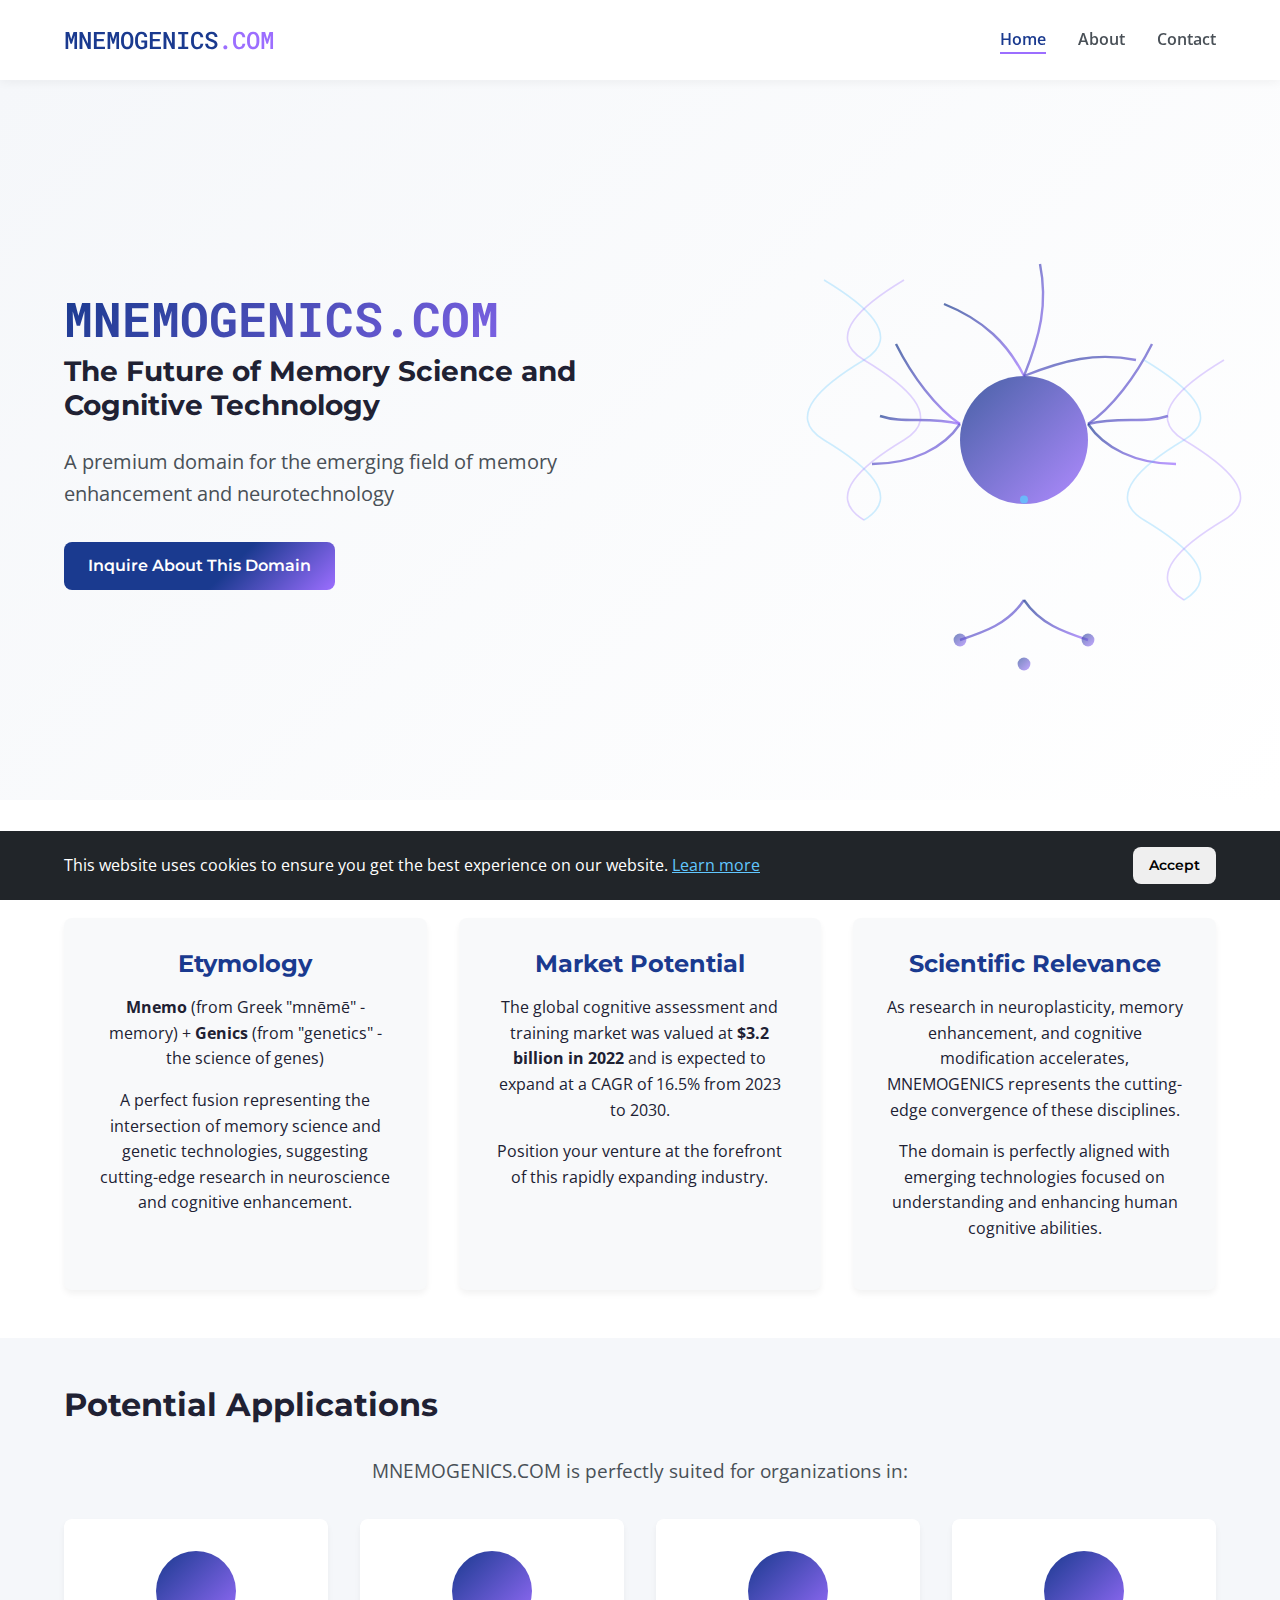
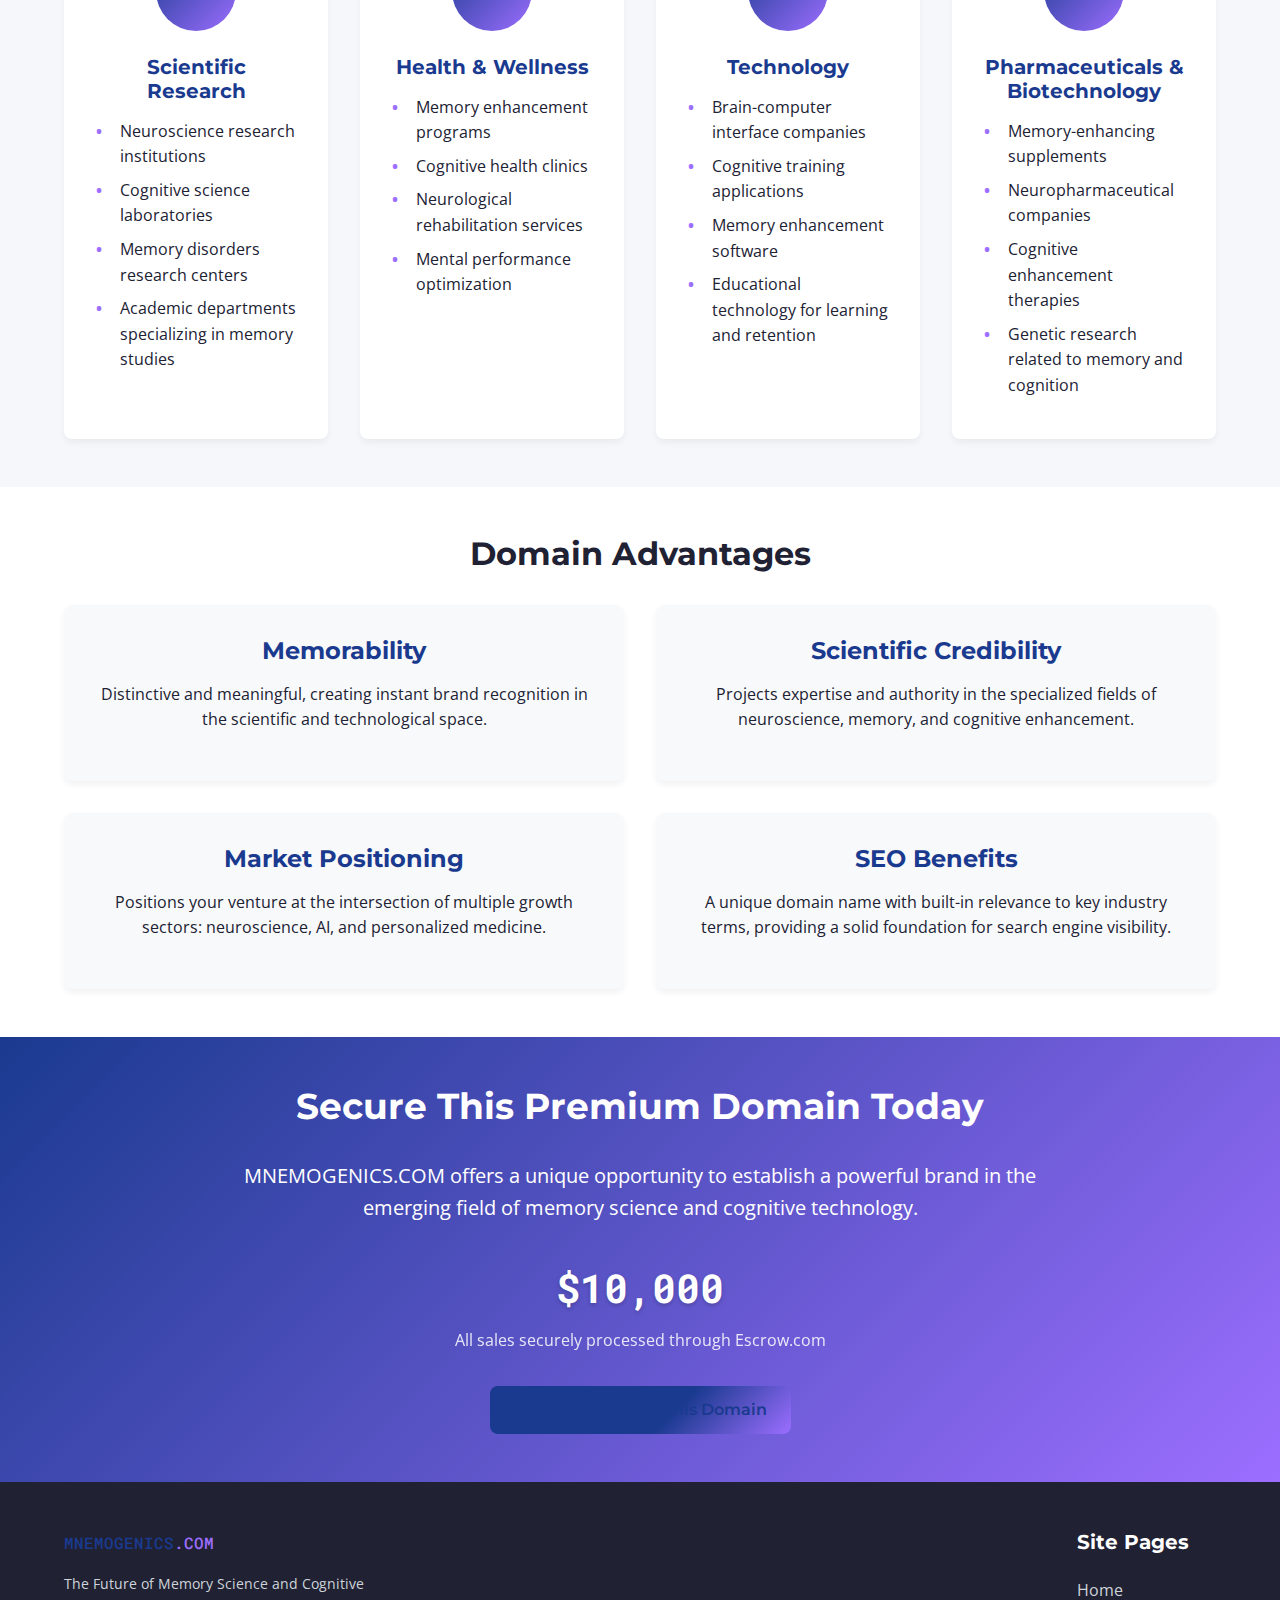
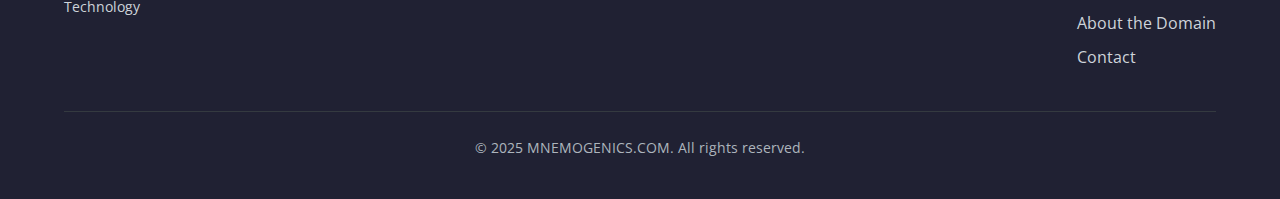
<file: index.html>
<!DOCTYPE html>
<html lang="en">
<head>
    <meta charset="UTF-8">
    <meta name="viewport" content="width=device-width, initial-scale=1.0">
    <title>MNEMOGENICS.COM - The Future of Memory Science and Cognitive Technology</title>
    <meta name="description" content="A premium domain for the emerging field of memory enhancement and neurotechnology. Explore the unique potential of MNEMOGENICS.COM for your scientific research, health tech, or biotech venture.">
    <meta name="keywords" content="premium domain name, neuroscience domain, cognitive technology, memory science domain, neurotechnology website, brain science domain, memory enhancement domain, cognitive health domain, neuroscience business name, memory research domain">
    
    <!-- Favicon -->
    <link rel="icon" href="images/favicon.ico">
    <link rel="apple-touch-icon" sizes="180x180" href="images/apple-touch-icon.png">
    <link rel="icon" type="image/png" sizes="32x32" href="images/favicon-32x32.png">
    <link rel="icon" type="image/png" sizes="16x16" href="images/favicon-16x16.png">
    <link rel="manifest" href="images/site.webmanifest">
    
    <!-- Social Media Meta Tags -->
    <meta property="og:title" content="MNEMOGENICS.COM - The Future of Memory Science and Cognitive Technology">
    <meta property="og:description" content="A premium domain for the emerging field of memory enhancement and neurotechnology">
    <meta property="og:image" content="images/og-image.jpg">
    <meta property="og:url" content="https://mnemogenics.com">
    <meta name="twitter:card" content="summary_large_image">
    
    <!-- Google Fonts -->
    <link rel="preconnect" href="https://fonts.googleapis.com">
    <link rel="preconnect" href="https://fonts.gstatic.com" crossorigin>
    <link href="https://fonts.googleapis.com/css2?family=Montserrat:wght@400;500;600;700&family=Open+Sans:wght@400;500;600&family=Roboto+Mono:wght@400;500&display=swap" rel="stylesheet">
    
    <!-- CSS -->
    <link rel="stylesheet" href="css/styles.css">
    
    <!-- Structured Data -->
    <script type="application/ld+json">
    {
        "@context": "https://schema.org",
        "@type": "WebSite",
        "name": "MNEMOGENICS.COM",
        "url": "https://mnemogenics.com",
        "description": "A premium domain for the emerging field of memory enhancement and neurotechnology",
        "potentialAction": {
            "@type": "SearchAction",
            "target": "https://mnemogenics.com/search?q={search_term_string}",
            "query-input": "required name=search_term_string"
        }
    }
    </script>
    
    <!-- Google Analytics (placeholder) -->
    <script async src="https://www.googletagmanager.com/gtag/js?id=GA_MEASUREMENT_ID"></script>
    <script>
        window.dataLayer = window.dataLayer || [];
        function gtag(){dataLayer.push(arguments);}
        gtag('js', new Date());
        gtag('config', 'GA_MEASUREMENT_ID');
    </script>
</head>
<body>
    <!-- Cookie Notice -->
    <div id="cookie-notice" class="cookie-notice">
        <div class="container">
            <p>This website uses cookies to ensure you get the best experience on our website. <a href="privacy.html">Learn more</a></p>
            <button id="cookie-accept" class="btn btn-small">Accept</button>
        </div>
    </div>

    <!-- Navigation -->
    <header class="header">
        <div class="container">
            <nav class="nav">
                <div class="logo">
                    <a href="index.html">
                        <span class="domain-name">MNEMOGENICS</span><span class="domain-ext">.COM</span>
                    </a>
                </div>
                <ul class="nav-links">
                    <li><a href="index.html" class="active">Home</a></li>
                    <li><a href="about.html">About</a></li>
                    <li><a href="contact.html">Contact</a></li>
                </ul>
                <div class="mobile-menu-toggle">
                    <span></span>
                    <span></span>
                    <span></span>
                </div>
            </nav>
        </div>
    </header>

    <!-- Hero Section -->
    <section class="hero">
        <div class="container">
            <div class="hero-content">
                <h1>MNEMOGENICS.COM</h1>
                <h2>The Future of Memory Science and Cognitive Technology</h2>
                <p>A premium domain for the emerging field of memory enhancement and neurotechnology</p>
                <a href="contact.html" class="btn btn-primary">Inquire About This Domain</a>
            </div>
            <div class="hero-image">
                <img src="images/neuron-graphic.svg" alt="Neural network visualization representing MNEMOGENICS technology" class="responsive-image">
            </div>
        </div>
    </section>

    <!-- Value Proposition -->
    <section class="value-proposition">
        <div class="container">
            <h2>A Powerful Blend of Science and Linguistics</h2>
            <div class="value-grid">
                <div class="value-item">
                    <h3>Etymology</h3>
                    <p><strong>Mnemo</strong> (from Greek "mnēmē" - memory) + <strong>Genics</strong> (from "genetics" - the science of genes)</p>
                    <p>A perfect fusion representing the intersection of memory science and genetic technologies, suggesting cutting-edge research in neuroscience and cognitive enhancement.</p>
                </div>
                <div class="value-item">
                    <h3>Market Potential</h3>
                    <p>The global cognitive assessment and training market was valued at <strong>$3.2 billion in 2022</strong> and is expected to expand at a CAGR of 16.5% from 2023 to 2030.</p>
                    <p>Position your venture at the forefront of this rapidly expanding industry.</p>
                </div>
                <div class="value-item">
                    <h3>Scientific Relevance</h3>
                    <p>As research in neuroplasticity, memory enhancement, and cognitive modification accelerates, MNEMOGENICS represents the cutting-edge convergence of these disciplines.</p>
                    <p>The domain is perfectly aligned with emerging technologies focused on understanding and enhancing human cognitive abilities.</p>
                </div>
            </div>
        </div>
    </section>

    <!-- Applications Section -->
    <section class="applications">
        <div class="container">
            <h2>Potential Applications</h2>
            <p class="applications-intro">MNEMOGENICS.COM is perfectly suited for organizations in:</p>
            <div class="applications-grid">
                <div class="application-card">
                    <div class="application-icon research-icon"></div>
                    <h3>Scientific Research</h3>
                    <ul class="application-list">
                        <li>Neuroscience research institutions</li>
                        <li>Cognitive science laboratories</li>
                        <li>Memory disorders research centers</li>
                        <li>Academic departments specializing in memory studies</li>
                    </ul>
                </div>
                <div class="application-card">
                    <div class="application-icon health-icon"></div>
                    <h3>Health & Wellness</h3>
                    <ul class="application-list">
                        <li>Memory enhancement programs</li>
                        <li>Cognitive health clinics</li>
                        <li>Neurological rehabilitation services</li>
                        <li>Mental performance optimization</li>
                    </ul>
                </div>
                <div class="application-card">
                    <div class="application-icon tech-icon"></div>
                    <h3>Technology</h3>
                    <ul class="application-list">
                        <li>Brain-computer interface companies</li>
                        <li>Cognitive training applications</li>
                        <li>Memory enhancement software</li>
                        <li>Educational technology for learning and retention</li>
                    </ul>
                </div>
                <div class="application-card">
                    <div class="application-icon biotech-icon"></div>
                    <h3>Pharmaceuticals & Biotechnology</h3>
                    <ul class="application-list">
                        <li>Memory-enhancing supplements</li>
                        <li>Neuropharmaceutical companies</li>
                        <li>Cognitive enhancement therapies</li>
                        <li>Genetic research related to memory and cognition</li>
                    </ul>
                </div>
            </div>
        </div>
    </section>

    <!-- Domain Advantages -->
    <section class="domain-advantages">
        <div class="container">
            <h2>Domain Advantages</h2>
            <div class="advantages-flex">
                <div class="advantage-item">
                    <h3>Memorability</h3>
                    <p>Distinctive and meaningful, creating instant brand recognition in the scientific and technological space.</p>
                </div>
                <div class="advantage-item">
                    <h3>Scientific Credibility</h3>
                    <p>Projects expertise and authority in the specialized fields of neuroscience, memory, and cognitive enhancement.</p>
                </div>
                <div class="advantage-item">
                    <h3>Market Positioning</h3>
                    <p>Positions your venture at the intersection of multiple growth sectors: neuroscience, AI, and personalized medicine.</p>
                </div>
                <div class="advantage-item">
                    <h3>SEO Benefits</h3>
                    <p>A unique domain name with built-in relevance to key industry terms, providing a solid foundation for search engine visibility.</p>
                </div>
            </div>
        </div>
    </section>

    <!-- CTA Section -->
    <section class="cta-section">
        <div class="container">
            <h2>Secure This Premium Domain Today</h2>
            <p>MNEMOGENICS.COM offers a unique opportunity to establish a powerful brand in the emerging field of memory science and cognitive technology.</p>
            <div class="cta-price">
                <span class="domain-price">$10,000</span>
                <span class="price-note">All sales securely processed through Escrow.com</span>
            </div>
            <a href="contact.html" class="btn btn-primary">Contact Us About This Domain</a>
        </div>
    </section>

    <!-- Footer -->
    <footer class="footer">
        <div class="container">
            <div class="footer-content">
                <div class="footer-logo">
                    <span class="domain-name">MNEMOGENICS</span><span class="domain-ext">.COM</span>
                    <p>The Future of Memory Science and Cognitive Technology</p>
                </div>
                <div class="footer-links">
                    <h3>Site Pages</h3>
                    <ul>
                        <li><a href="index.html">Home</a></li>
                        <li><a href="about.html">About the Domain</a></li>
                        <li><a href="contact.html">Contact</a></li>
                    </ul>
                </div>
            </div>
            <div class="footer-bottom">
                <p>&copy; 2025 MNEMOGENICS.COM. All rights reserved.</p>
            </div>
        </div>
    </footer>

    <!-- JavaScript -->
    <script src="js/main.js"></script>
</body>
</html>
</file>
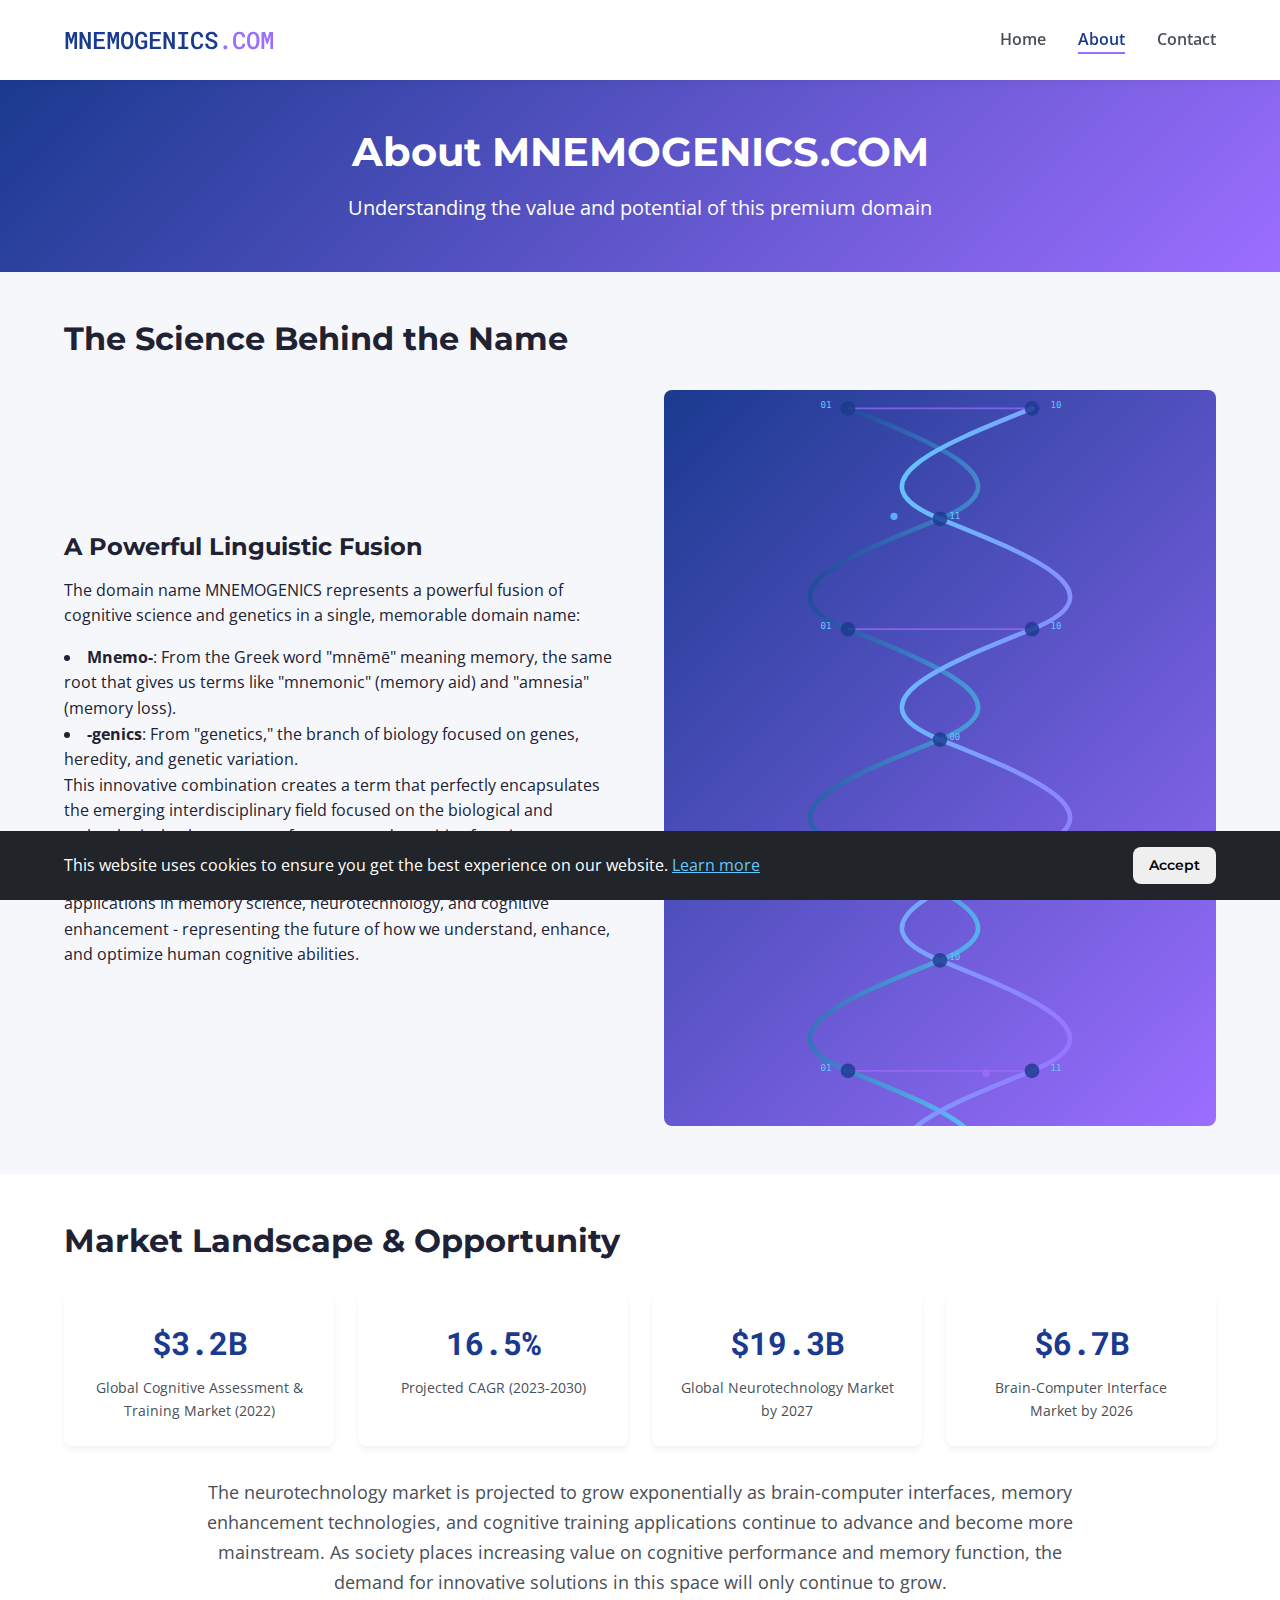
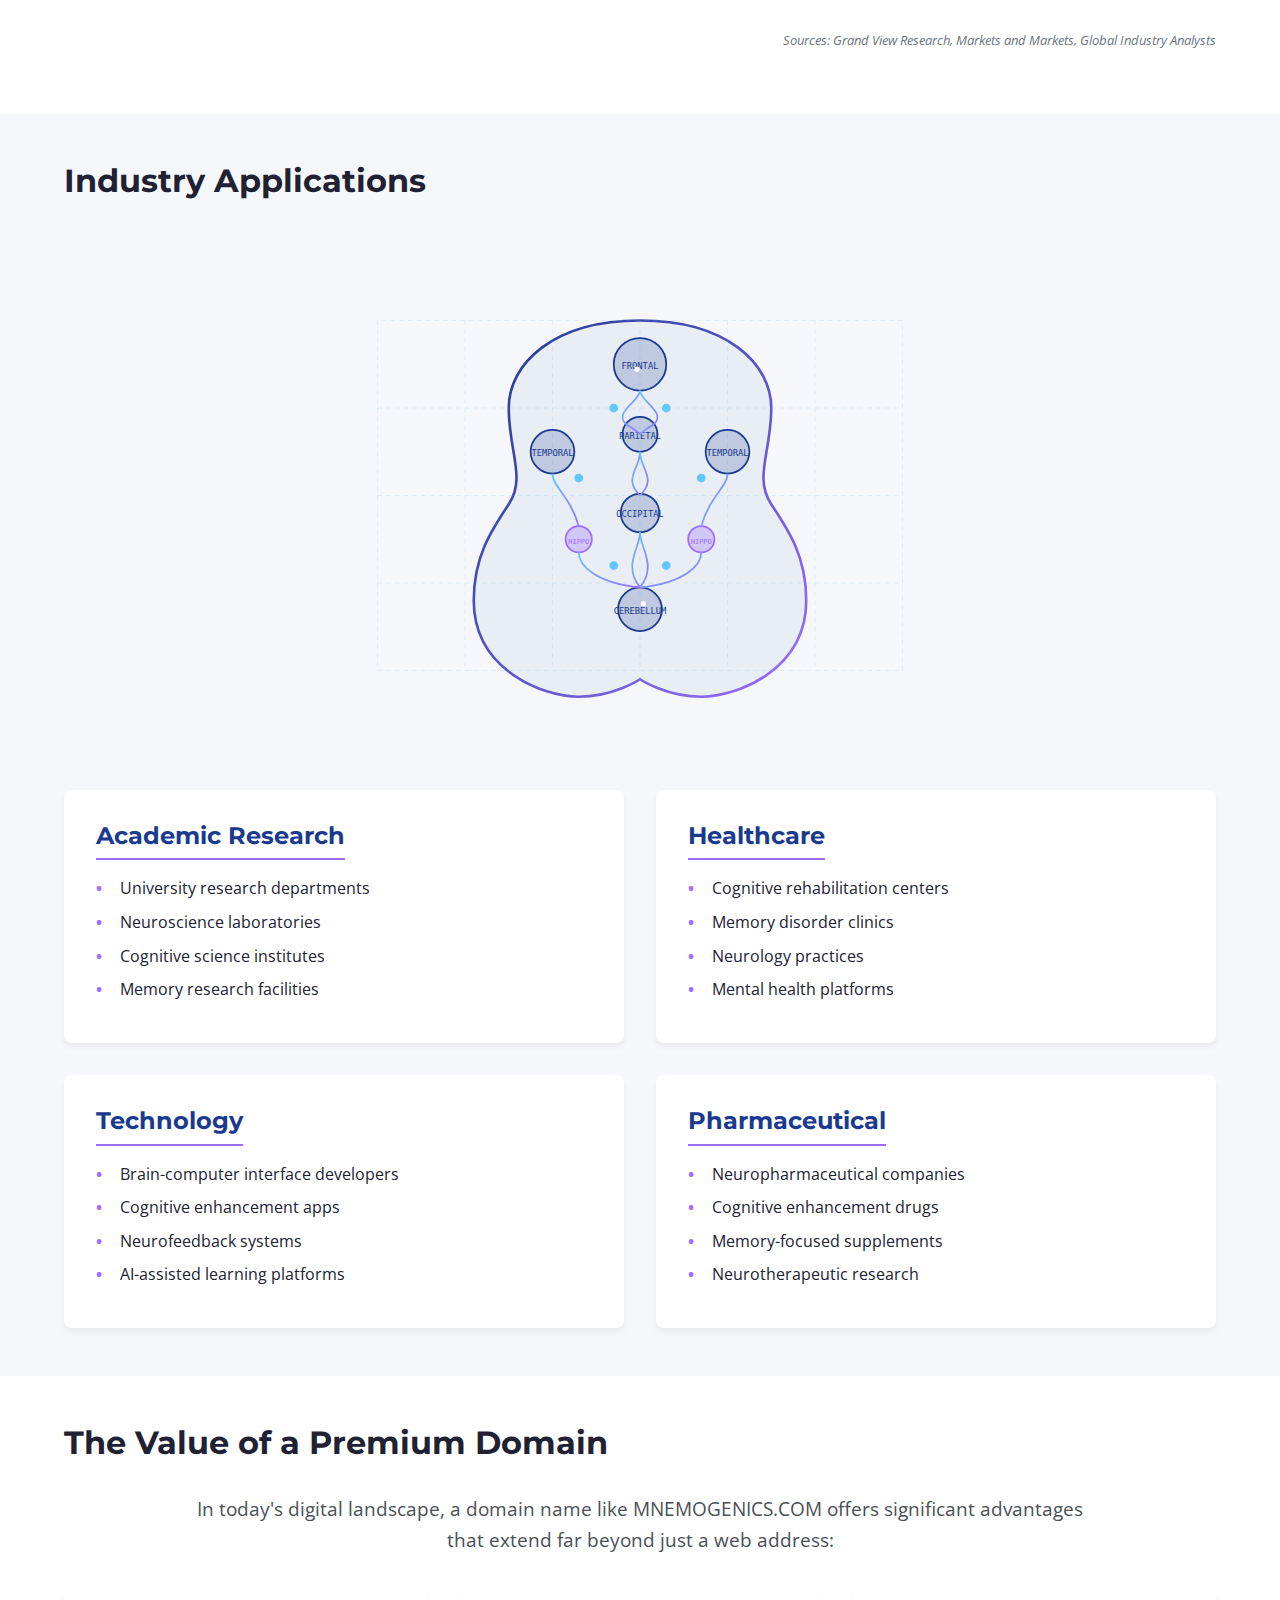
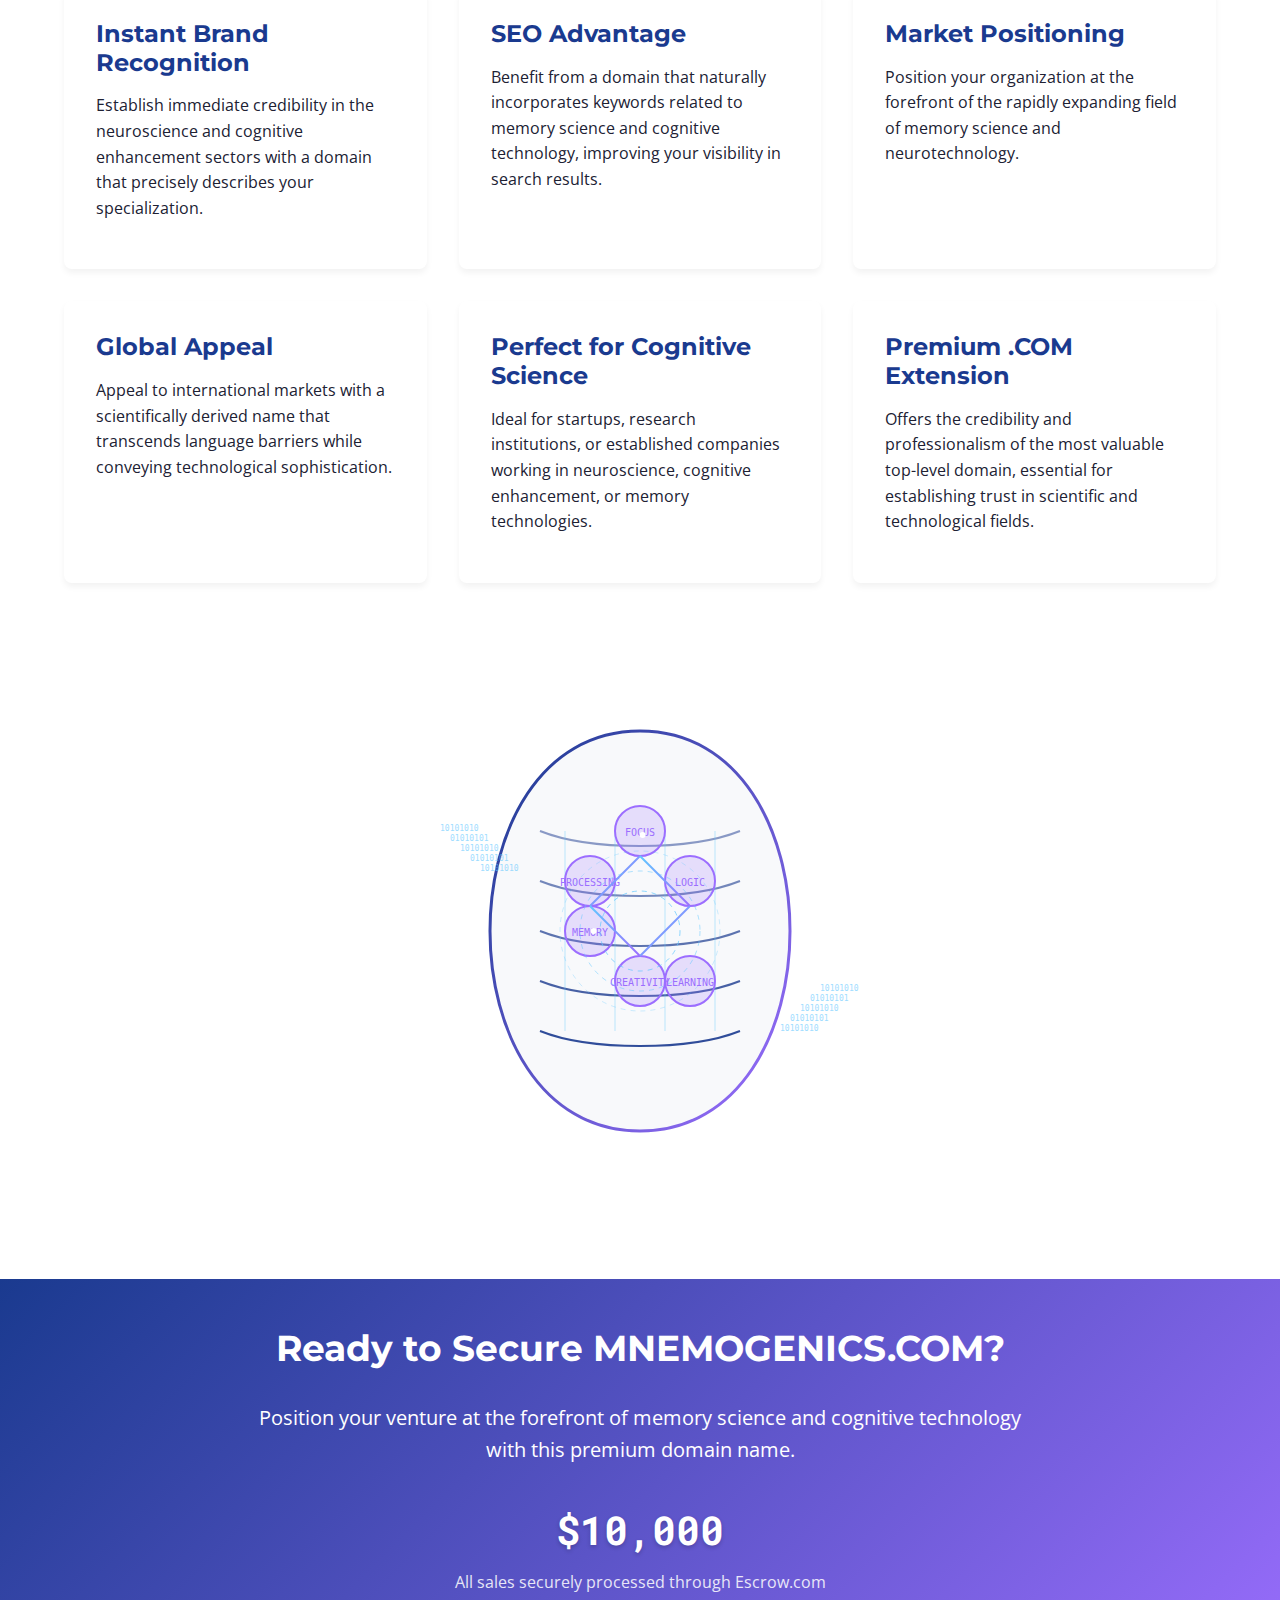
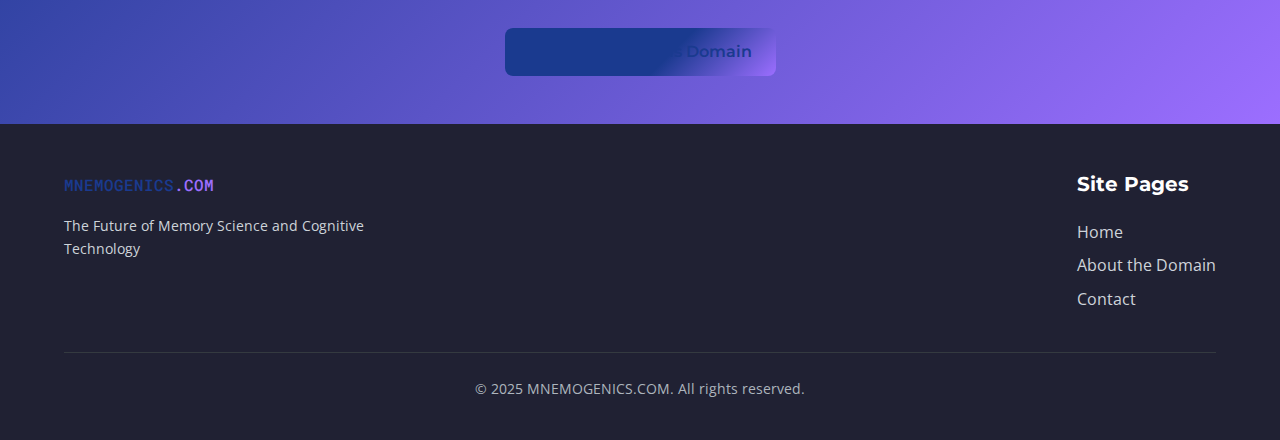
<file: about.html>
<!DOCTYPE html>
<html lang="en">
<head>
    <meta charset="UTF-8">
    <meta name="viewport" content="width=device-width, initial-scale=1.0">
    <title>About MNEMOGENICS.COM - Premium Domain for Memory Science and Neurotechnology</title>
    <meta name="description" content="Learn about the meaning and potential applications of MNEMOGENICS.COM, a premium domain for neuroscience, memory research, and cognitive enhancement technologies.">
    <meta name="keywords" content="about mnemogenics, neuroscience domain meaning, memory science domain, cognitive technology domain, neuroscience business name, brain science domain">
    
    <!-- Favicon -->
    <link rel="icon" href="images/favicon.ico">
    <link rel="apple-touch-icon" sizes="180x180" href="images/apple-touch-icon.png">
    <link rel="icon" type="image/png" sizes="32x32" href="images/favicon-32x32.png">
    <link rel="icon" type="image/png" sizes="16x16" href="images/favicon-16x16.png">
    <link rel="manifest" href="images/site.webmanifest">
    
    <!-- Social Media Meta Tags -->
    <meta property="og:title" content="About MNEMOGENICS.COM - Premium Domain for Memory Science">
    <meta property="og:description" content="Learn about the meaning and potential applications of MNEMOGENICS.COM">
    <meta property="og:image" content="images/og-image.jpg">
    <meta property="og:url" content="https://mnemogenics.com/about.html">
    <meta name="twitter:card" content="summary_large_image">
    
    <!-- Google Fonts -->
    <link rel="preconnect" href="https://fonts.googleapis.com">
    <link rel="preconnect" href="https://fonts.gstatic.com" crossorigin>
    <link href="https://fonts.googleapis.com/css2?family=Montserrat:wght@400;500;600;700&family=Open+Sans:wght@400;500;600&family=Roboto+Mono:wght@400;500&display=swap" rel="stylesheet">
    
    <!-- CSS -->
    <link rel="stylesheet" href="css/styles.css">
    
    <!-- Google Analytics (placeholder) -->
    <script async src="https://www.googletagmanager.com/gtag/js?id=GA_MEASUREMENT_ID"></script>
    <script>
        window.dataLayer = window.dataLayer || [];
        function gtag(){dataLayer.push(arguments);}
        gtag('js', new Date());
        gtag('config', 'GA_MEASUREMENT_ID');
    </script>
</head>
<body>
    <!-- Cookie Notice -->
    <div id="cookie-notice" class="cookie-notice">
        <div class="container">
            <p>This website uses cookies to ensure you get the best experience on our website. <a href="privacy.html">Learn more</a></p>
            <button id="cookie-accept" class="btn btn-small">Accept</button>
        </div>
    </div>

    <!-- Navigation -->
    <header class="header">
        <div class="container">
            <nav class="nav">
                <div class="logo">
                    <a href="index.html">
                        <span class="domain-name">MNEMOGENICS</span><span class="domain-ext">.COM</span>
                    </a>
                </div>
                <ul class="nav-links">
                    <li><a href="index.html">Home</a></li>
                    <li><a href="about.html" class="active">About</a></li>
                    <li><a href="contact.html">Contact</a></li>
                </ul>
                <div class="mobile-menu-toggle">
                    <span></span>
                    <span></span>
                    <span></span>
                </div>
            </nav>
        </div>
    </header>

    <!-- Page Header -->
    <section class="page-header">
        <div class="container">
            <h1>About MNEMOGENICS.COM</h1>
            <p>Understanding the value and potential of this premium domain</p>
        </div>
    </section>

    <!-- Domain Etymology -->
    <section class="about-section etymology">
        <div class="container">
            <h2>The Science Behind the Name</h2>
            <div class="about-grid">
                <div class="about-content">
                    <h3>A Powerful Linguistic Fusion</h3>
                    <p>The domain name MNEMOGENICS represents a powerful fusion of cognitive science and genetics in a single, memorable domain name:</p>
                    <ul>
                        <li><strong>Mnemo-</strong>: From the Greek word "mnēmē" meaning memory, the same root that gives us terms like "mnemonic" (memory aid) and "amnesia" (memory loss).</li>
                        <li><strong>-genics</strong>: From "genetics," the branch of biology focused on genes, heredity, and genetic variation.</li>
                    </ul>
                    <p>This innovative combination creates a term that perfectly encapsulates the emerging interdisciplinary field focused on the biological and technological enhancement of memory and cognitive function.</p>
                    <p>The term "mnemogenics" suggests cutting-edge research and applications in memory science, neurotechnology, and cognitive enhancement - representing the future of how we understand, enhance, and optimize human cognitive abilities.</p>
                </div>
                <div class="about-image etymology-image">
                    <img src="images/dna-helix.svg" alt="DNA Helix representing the fusion of memory science and genetics" class="responsive-image">
                </div>
            </div>
        </div>
    </section>

    <!-- Market Overview -->
    <section class="about-section market-overview">
        <div class="container">
            <h2>Market Landscape & Opportunity</h2>
            <div class="stats-container">
                <div class="stat-box">
                    <div class="stat-number">$3.2B</div>
                    <div class="stat-label">Global Cognitive Assessment & Training Market (2022)</div>
                </div>
                <div class="stat-box">
                    <div class="stat-number">16.5%</div>
                    <div class="stat-label">Projected CAGR (2023-2030)</div>
                </div>
                <div class="stat-box">
                    <div class="stat-number">$19.3B</div>
                    <div class="stat-label">Global Neurotechnology Market by 2027</div>
                </div>
                <div class="stat-box">
                    <div class="stat-number">$6.7B</div>
                    <div class="stat-label">Brain-Computer Interface Market by 2026</div>
                </div>
            </div>
            <p class="market-paragraph">The neurotechnology market is projected to grow exponentially as brain-computer interfaces, memory enhancement technologies, and cognitive training applications continue to advance and become more mainstream. As society places increasing value on cognitive performance and memory function, the demand for innovative solutions in this space will only continue to grow.</p>
            <p class="market-note">Sources: Grand View Research, Markets and Markets, Global Industry Analysts</p>
        </div>
    </section>

    <!-- Industry Applications -->
    <section class="about-section applications">
        <div class="container">
            <h2>Industry Applications</h2>
            <div class="brain-illustration">
                <img src="images/brain-circuit.svg" alt="Brain Circuit Diagram showing neural connections and memory centers" class="responsive-image">
            </div>
            <div class="applications-alt-grid">
                <div class="application-alt-card">
                    <h3>Academic Research</h3>
                    <ul>
                        <li>University research departments</li>
                        <li>Neuroscience laboratories</li>
                        <li>Cognitive science institutes</li>
                        <li>Memory research facilities</li>
                    </ul>
                </div>
                <div class="application-alt-card">
                    <h3>Healthcare</h3>
                    <ul>
                        <li>Cognitive rehabilitation centers</li>
                        <li>Memory disorder clinics</li>
                        <li>Neurology practices</li>
                        <li>Mental health platforms</li>
                    </ul>
                </div>
                <div class="application-alt-card">
                    <h3>Technology</h3>
                    <ul>
                        <li>Brain-computer interface developers</li>
                        <li>Cognitive enhancement apps</li>
                        <li>Neurofeedback systems</li>
                        <li>AI-assisted learning platforms</li>
                    </ul>
                </div>
                <div class="application-alt-card">
                    <h3>Pharmaceutical</h3>
                    <ul>
                        <li>Neuropharmaceutical companies</li>
                        <li>Cognitive enhancement drugs</li>
                        <li>Memory-focused supplements</li>
                        <li>Neurotherapeutic research</li>
                    </ul>
                </div>
            </div>
        </div>
    </section>

    <!-- Domain Value -->
    <section class="about-section domain-value">
        <div class="container">
            <h2>The Value of a Premium Domain</h2>
            <div class="value-proposition-content">
                <p>In today's digital landscape, a domain name like MNEMOGENICS.COM offers significant advantages that extend far beyond just a web address:</p>
            </div>
            <div class="value-container">
                <div class="value-alt-item">
                    <h3>Instant Brand Recognition</h3>
                    <p>Establish immediate credibility in the neuroscience and cognitive enhancement sectors with a domain that precisely describes your specialization.</p>
                </div>
                <div class="value-alt-item">
                    <h3>SEO Advantage</h3>
                    <p>Benefit from a domain that naturally incorporates keywords related to memory science and cognitive technology, improving your visibility in search results.</p>
                </div>
                <div class="value-alt-item">
                    <h3>Market Positioning</h3>
                    <p>Position your organization at the forefront of the rapidly expanding field of memory science and neurotechnology.</p>
                </div>
                <div class="value-alt-item">
                    <h3>Global Appeal</h3>
                    <p>Appeal to international markets with a scientifically derived name that transcends language barriers while conveying technological sophistication.</p>
                </div>
                <div class="value-alt-item">
                    <h3>Perfect for Cognitive Science</h3>
                    <p>Ideal for startups, research institutions, or established companies working in neuroscience, cognitive enhancement, or memory technologies.</p>
                </div>
                <div class="value-alt-item">
                    <h3>Premium .COM Extension</h3>
                    <p>Offers the credibility and professionalism of the most valuable top-level domain, essential for establishing trust in scientific and technological fields.</p>
                </div>
            </div>
            <div class="image-cognitive-enhancement">
                <img src="images/cognitive-enhancement.svg" alt="Cognitive Enhancement Visualization" class="responsive-image">
            </div>
        </div>
    </section>

    <!-- CTA Section -->
    <section class="cta-section">
        <div class="container">
            <h2>Ready to Secure MNEMOGENICS.COM?</h2>
            <p>Position your venture at the forefront of memory science and cognitive technology with this premium domain name.</p>
            <div class="cta-price">
                <span class="domain-price">$10,000</span>
                <span class="price-note">All sales securely processed through Escrow.com</span>
            </div>
            <a href="contact.html" class="btn btn-primary">Inquire About This Domain</a>
        </div>
    </section>

    <!-- Footer -->
    <footer class="footer">
        <div class="container">
            <div class="footer-content">
                <div class="footer-logo">
                    <span class="domain-name">MNEMOGENICS</span><span class="domain-ext">.COM</span>
                    <p>The Future of Memory Science and Cognitive Technology</p>
                </div>
                <div class="footer-links">
                    <h3>Site Pages</h3>
                    <ul>
                        <li><a href="index.html">Home</a></li>
                        <li><a href="about.html">About the Domain</a></li>
                        <li><a href="contact.html">Contact</a></li>
                    </ul>
                </div>
            </div>
            <div class="footer-bottom">
                <p>&copy; 2025 MNEMOGENICS.COM. All rights reserved.</p>
            </div>
        </div>
    </footer>

    <!-- JavaScript -->
    <script src="js/main.js"></script>
</body>
</html>
</file>
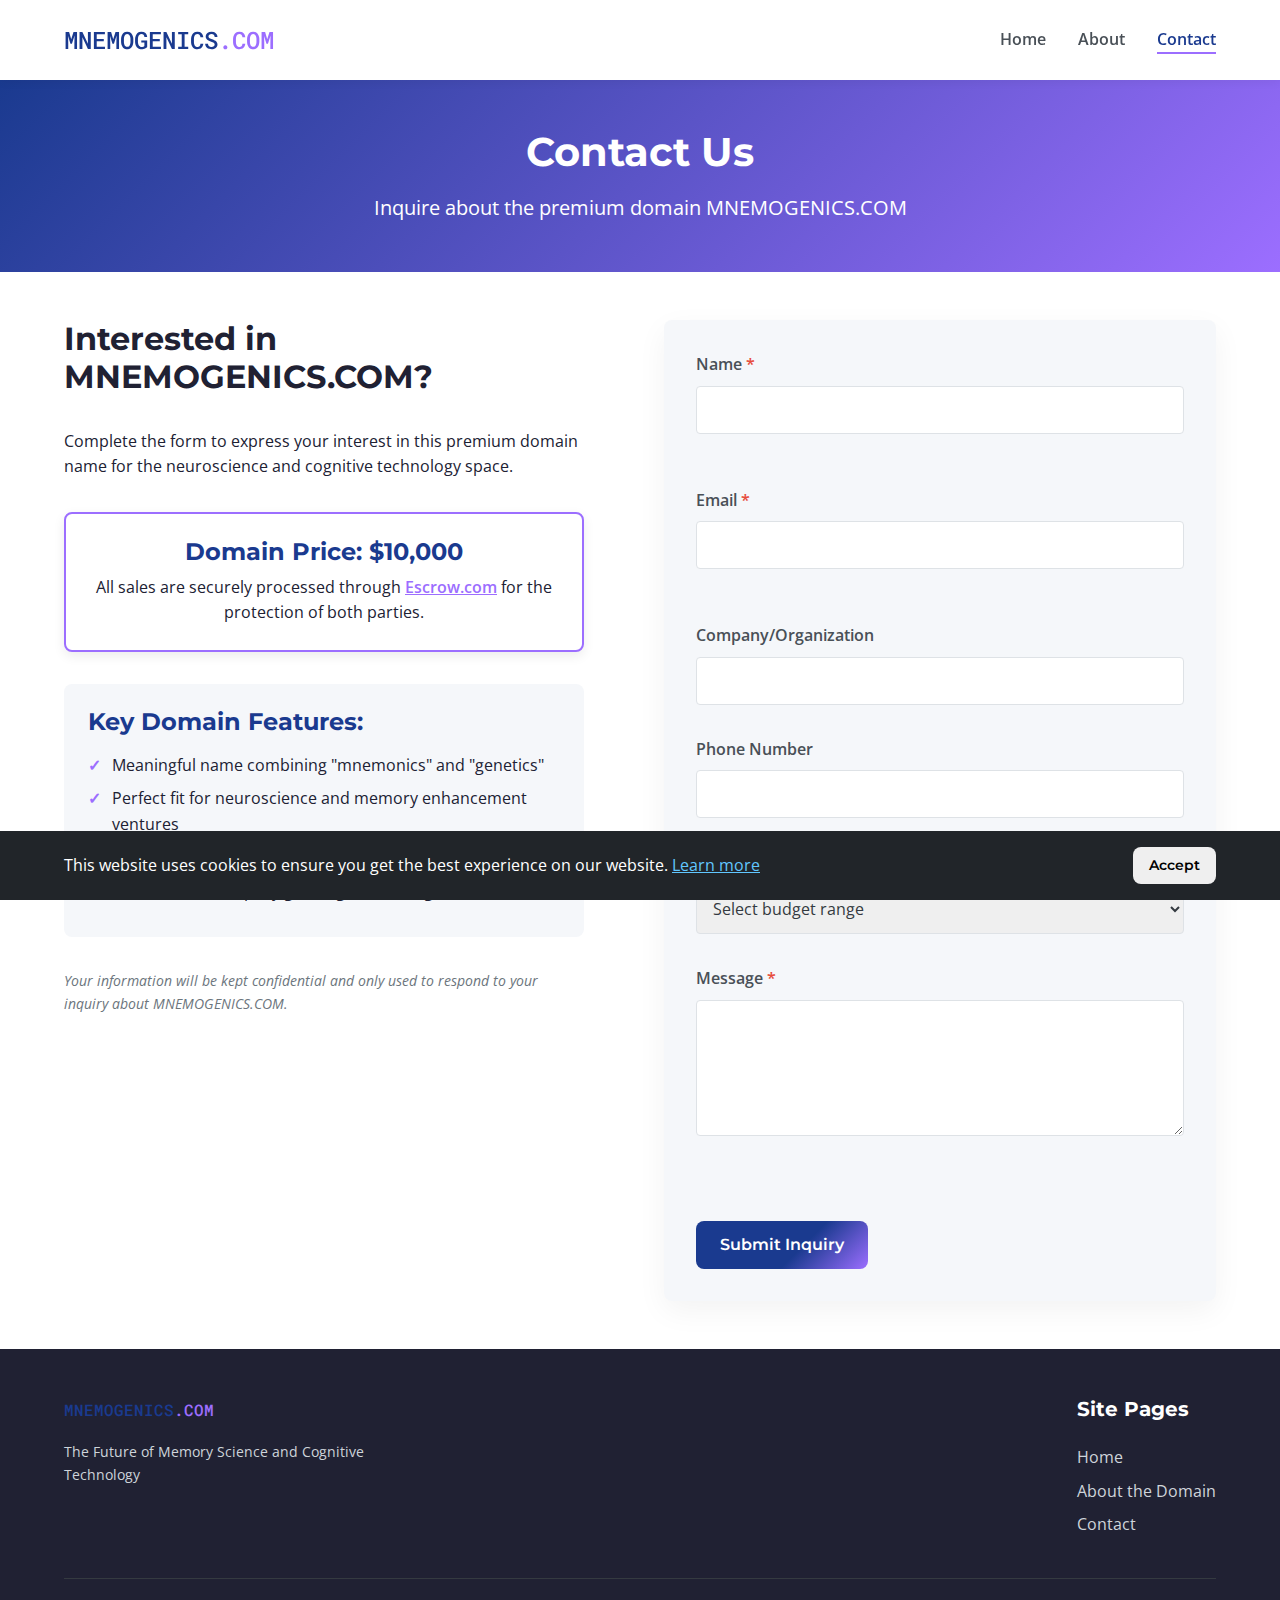
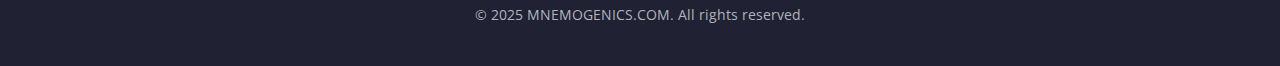
<file: contact.html>
<!DOCTYPE html>
<html lang="en">
<head>
    <meta charset="UTF-8">
    <meta name="viewport" content="width=device-width, initial-scale=1.0">
    <title>Contact Us About MNEMOGENICS.COM - Premium Domain for Neuroscience</title>
    <meta name="description" content="Contact us to inquire about purchasing the premium domain MNEMOGENICS.COM for your neuroscience, memory research, or cognitive technology venture.">
    <meta name="keywords" content="contact mnemogenics, buy neuroscience domain, neurotechnology domain purchase, memory science domain inquiry, brain science domain for sale">
    
    <!-- Favicon -->
    <link rel="icon" href="images/favicon.ico">
    <link rel="apple-touch-icon" sizes="180x180" href="images/apple-touch-icon.png">
    <link rel="icon" type="image/png" sizes="32x32" href="images/favicon-32x32.png">
    <link rel="icon" type="image/png" sizes="16x16" href="images/favicon-16x16.png">
    <link rel="manifest" href="images/site.webmanifest">
    
    <!-- Social Media Meta Tags -->
    <meta property="og:title" content="Contact Us About MNEMOGENICS.COM">
    <meta property="og:description" content="Inquire about the premium domain MNEMOGENICS.COM for your neuroscience venture">
    <meta property="og:image" content="images/og-image.jpg">
    <meta property="og:url" content="https://mnemogenics.com/contact.html">
    <meta name="twitter:card" content="summary_large_image">
    
    <!-- Google Fonts -->
    <link rel="preconnect" href="https://fonts.googleapis.com">
    <link rel="preconnect" href="https://fonts.gstatic.com" crossorigin>
    <link href="https://fonts.googleapis.com/css2?family=Montserrat:wght@400;500;600;700&family=Open+Sans:wght@400;500;600&family=Roboto+Mono:wght@400;500&display=swap" rel="stylesheet">
    
    <!-- CSS -->
    <link rel="stylesheet" href="css/styles.css">
    
    <!-- Google Analytics (placeholder) -->
    <script async src="https://www.googletagmanager.com/gtag/js?id=GA_MEASUREMENT_ID"></script>
    <script>
        window.dataLayer = window.dataLayer || [];
        function gtag(){dataLayer.push(arguments);}
        gtag('js', new Date());
        gtag('config', 'GA_MEASUREMENT_ID');
    </script>
</head>
<body>
    <!-- Cookie Notice -->
    <div id="cookie-notice" class="cookie-notice">
        <div class="container">
            <p>This website uses cookies to ensure you get the best experience on our website. <a href="privacy.html">Learn more</a></p>
            <button id="cookie-accept" class="btn btn-small">Accept</button>
        </div>
    </div>

    <!-- Navigation -->
    <header class="header">
        <div class="container">
            <nav class="nav">
                <div class="logo">
                    <a href="index.html">
                        <span class="domain-name">MNEMOGENICS</span><span class="domain-ext">.COM</span>
                    </a>
                </div>
                <ul class="nav-links">
                    <li><a href="index.html">Home</a></li>
                    <li><a href="about.html">About</a></li>
                    <li><a href="contact.html" class="active">Contact</a></li>
                </ul>
                <div class="mobile-menu-toggle">
                    <span></span>
                    <span></span>
                    <span></span>
                </div>
            </nav>
        </div>
    </header>

    <!-- Page Header -->
    <section class="page-header">
        <div class="container">
            <h1>Contact Us</h1>
            <p>Inquire about the premium domain MNEMOGENICS.COM</p>
        </div>
    </section>

    <!-- Contact Form Section -->
    <section class="contact-section">
        <div class="container">
            <div class="contact-grid">
                <div class="contact-info">
                    <h2>Interested in MNEMOGENICS.COM?</h2>
                    <p>Complete the form to express your interest in this premium domain name for the neuroscience and cognitive technology space.</p>
                    
                    <div class="pricing-box">
                        <h3>Domain Price: $10,000</h3>
                        <p>All sales are securely processed through <a href="https://www.escrow.com" target="_blank" rel="noopener noreferrer">Escrow.com</a> for the protection of both parties.</p>
                    </div>
                    
                    <div class="domain-highlight">
                        <h3>Key Domain Features:</h3>
                        <ul>
                            <li>Meaningful name combining "mnemonics" and "genetics"</li>
                            <li>Perfect fit for neuroscience and memory enhancement ventures</li>
                            <li>Unique, professional, and scientifically relevant</li>
                            <li>Positioned in a rapidly growing market segment</li>
                        </ul>
                    </div>
                    <p class="privacy-note">Your information will be kept confidential and only used to respond to your inquiry about MNEMOGENICS.COM.</p>
                </div>
                <div class="contact-form-container">
                    <form id="domain-inquiry-form" class="contact-form" action="https://getform.io/f/bolmoqya" method="POST">
                        <div class="form-group">
                            <label for="name">Name <span class="required">*</span></label>
                            <input type="text" id="name" name="name" required>
                            <div class="error-message" id="name-error"></div>
                        </div>
                        
                        <div class="form-group">
                            <label for="email">Email <span class="required">*</span></label>
                            <input type="email" id="email" name="email" required>
                            <div class="error-message" id="email-error"></div>
                        </div>
                        
                        <div class="form-group">
                            <label for="company">Company/Organization</label>
                            <input type="text" id="company" name="company">
                        </div>
                        
                        <div class="form-group">
                            <label for="phone">Phone Number</label>
                            <input type="tel" id="phone" name="phone">
                        </div>
                        
                        <div class="form-group">
                            <label for="budget">Budget Range</label>
                            <select id="budget" name="budget">
                                <option value="" selected disabled>Select budget range</option>
                                <option value="$1,000-$5,000">$1,000-$5,000</option>
                                <option value="$5,001-$10,000">$5,001-$10,000</option>
                                <option value="$10,001-$25,000">$10,001-$25,000</option>
                                <option value="$25,001+">$25,001+</option>
                            </select>
                        </div>
                        
                        <div class="form-group">
                            <label for="message">Message <span class="required">*</span></label>
                            <textarea id="message" name="message" rows="5" required></textarea>
                            <div class="error-message" id="message-error"></div>
                        </div>
                        
                        <div class="form-submit">
                            <button type="submit" class="btn btn-primary">Submit Inquiry</button>
                        </div>
                        
                        <!-- Hidden field for form identification -->
                        <input type="hidden" name="form-name" value="MNEMOGENICS Domain Inquiry">
                    </form>
                </div>
            </div>
        </div>
    </section>

    <!-- Footer -->
    <footer class="footer">
        <div class="container">
            <div class="footer-content">
                <div class="footer-logo">
                    <span class="domain-name">MNEMOGENICS</span><span class="domain-ext">.COM</span>
                    <p>The Future of Memory Science and Cognitive Technology</p>
                </div>
                <div class="footer-links">
                    <h3>Site Pages</h3>
                    <ul>
                        <li><a href="index.html">Home</a></li>
                        <li><a href="about.html">About the Domain</a></li>
                        <li><a href="contact.html">Contact</a></li>
                    </ul>
                </div>
            </div>
            <div class="footer-bottom">
                <p>&copy; 2025 MNEMOGENICS.COM. All rights reserved.</p>
            </div>
        </div>
    </footer>

    <!-- JavaScript -->
    <script src="js/main.js"></script>
</body>
</html>
</file>
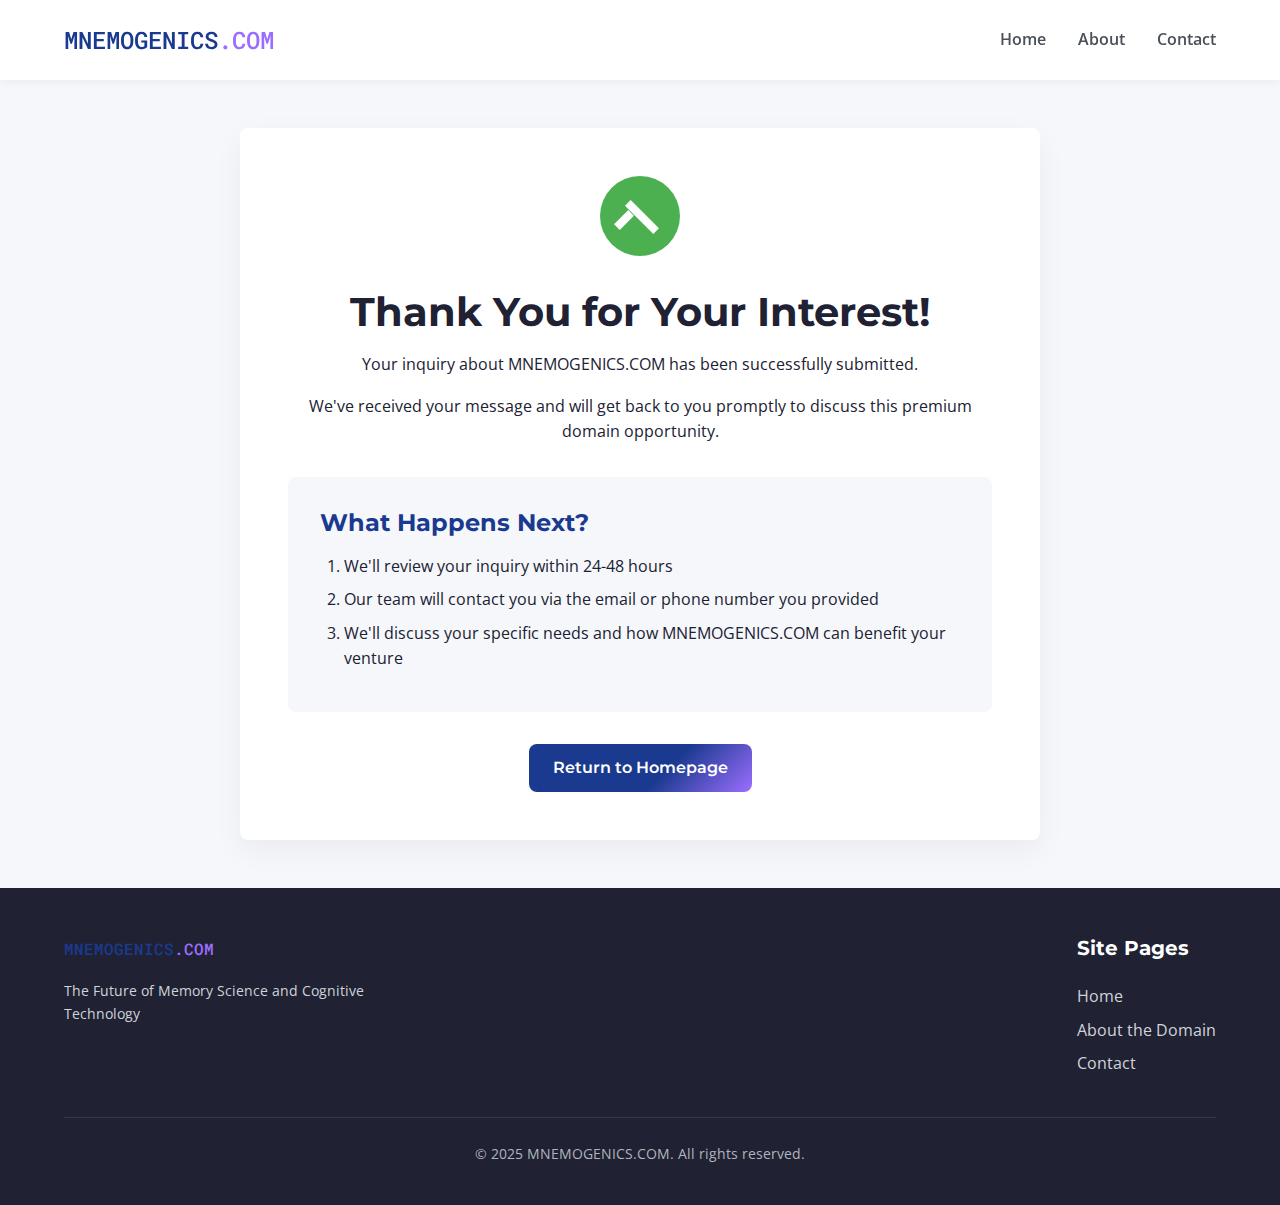
<file: thank-you.html>
<!DOCTYPE html>
<html lang="en">
<head>
    <meta charset="UTF-8">
    <meta name="viewport" content="width=device-width, initial-scale=1.0">
    <title>Thank You - MNEMOGENICS.COM Inquiry Submitted</title>
    <meta name="description" content="Thank you for your inquiry about MNEMOGENICS.COM, the premium domain for neuroscience and cognitive technology ventures.">
    <meta name="robots" content="noindex, follow">
    
    <!-- Favicon -->
    <link rel="icon" href="images/favicon.ico">
    <link rel="apple-touch-icon" sizes="180x180" href="images/apple-touch-icon.png">
    <link rel="icon" type="image/png" sizes="32x32" href="images/favicon-32x32.png">
    <link rel="icon" type="image/png" sizes="16x16" href="images/favicon-16x16.png">
    <link rel="manifest" href="images/site.webmanifest">
    
    <!-- Google Fonts -->
    <link rel="preconnect" href="https://fonts.googleapis.com">
    <link rel="preconnect" href="https://fonts.gstatic.com" crossorigin>
    <link href="https://fonts.googleapis.com/css2?family=Montserrat:wght@400;500;600;700&family=Open+Sans:wght@400;500;600&family=Roboto+Mono:wght@400;500&display=swap" rel="stylesheet">
    
    <!-- CSS -->
    <link rel="stylesheet" href="css/styles.css">
    
    <!-- Google Analytics (placeholder) -->
    <script async src="https://www.googletagmanager.com/gtag/js?id=GA_MEASUREMENT_ID"></script>
    <script>
        window.dataLayer = window.dataLayer || [];
        function gtag(){dataLayer.push(arguments);}
        gtag('js', new Date());
        gtag('config', 'GA_MEASUREMENT_ID');
    </script>
</head>
<body>
    <!-- Navigation -->
    <header class="header">
        <div class="container">
            <nav class="nav">
                <div class="logo">
                    <a href="index.html">
                        <span class="domain-name">MNEMOGENICS</span><span class="domain-ext">.COM</span>
                    </a>
                </div>
                <ul class="nav-links">
                    <li><a href="index.html">Home</a></li>
                    <li><a href="about.html">About</a></li>
                    <li><a href="contact.html">Contact</a></li>
                </ul>
                <div class="mobile-menu-toggle">
                    <span></span>
                    <span></span>
                    <span></span>
                </div>
            </nav>
        </div>
    </header>

    <!-- Thank You Content -->
    <section class="thank-you-section">
        <div class="container">
            <div class="thank-you-content">
                <div class="success-icon"></div>
                <h1>Thank You for Your Interest!</h1>
                <p>Your inquiry about MNEMOGENICS.COM has been successfully submitted.</p>
                <p>We've received your message and will get back to you promptly to discuss this premium domain opportunity.</p>
                <div class="next-steps">
                    <h2>What Happens Next?</h2>
                    <ol>
                        <li>We'll review your inquiry within 24-48 hours</li>
                        <li>Our team will contact you via the email or phone number you provided</li>
                        <li>We'll discuss your specific needs and how MNEMOGENICS.COM can benefit your venture</li>
                    </ol>
                </div>
                <a href="index.html" class="btn btn-primary">Return to Homepage</a>
            </div>
        </div>
    </section>

    <!-- Footer -->
    <footer class="footer">
        <div class="container">
            <div class="footer-content">
                <div class="footer-logo">
                    <span class="domain-name">MNEMOGENICS</span><span class="domain-ext">.COM</span>
                    <p>The Future of Memory Science and Cognitive Technology</p>
                </div>
                <div class="footer-links">
                    <h3>Site Pages</h3>
                    <ul>
                        <li><a href="index.html">Home</a></li>
                        <li><a href="about.html">About the Domain</a></li>
                        <li><a href="contact.html">Contact</a></li>
                    </ul>
                </div>
            </div>
            <div class="footer-bottom">
                <p>&copy; 2025 MNEMOGENICS.COM. All rights reserved.</p>
            </div>
        </div>
    </footer>

    <!-- JavaScript -->
    <script src="js/main.js"></script>
</body>
</html>
</file>
<file: css/styles.css>
/* 
 * MNEMOGENICS.COM Styles
 * A modern, professional design for a premium domain name in the neuroscience sector
 */

/* ---------- Variables & Reset ---------- */
:root {
    /* Color Scheme */
    --primary: #1a3a8f;     /* Deep blue - representing trust and intelligence */
    --secondary: #61c7ff;   /* Light blue - representing innovation and technology */
    --accent: #9c6eff;      /* Soft purple - representing neuroscience and creativity */
    --bg-light: #f5f7fa;    /* Light gray background */
    --white: #ffffff;       /* White for content areas */
    --dark: #202133;        /* Near black for text */
    --gray-100: #f8f9fa;    /* Very light gray */
    --gray-200: #e9ecef;    /* Light gray */
    --gray-300: #dee2e6;    /* Medium light gray */
    --gray-400: #ced4da;    /* Medium gray */
    --gray-500: #adb5bd;    /* Medium gray */
    --gray-600: #6c757d;    /* Medium dark gray */
    --gray-700: #495057;    /* Dark gray */
    --gray-800: #343a40;    /* Very dark gray */
    --gray-900: #212529;    /* Near black */
    
    /* Typography */
    --font-heading: 'Montserrat', sans-serif;
    --font-body: 'Open Sans', sans-serif;
    --font-mono: 'Roboto Mono', monospace;
    
    /* Spacing */
    --spacing-xs: 0.25rem;
    --spacing-sm: 0.5rem;
    --spacing-md: 1rem;
    --spacing-lg: 1.5rem;
    --spacing-xl: 2rem;
    --spacing-xxl: 3rem;
    
    /* Container width */
    --container-max: 1200px;
    
    /* Borders */
    --border-radius-sm: 4px;
    --border-radius: 8px;
    --border-radius-lg: 12px;
    
    /* Transitions */
    --transition: all 0.3s ease;
}

/* Reset */
*, *::before, *::after {
    box-sizing: border-box;
    margin: 0;
    padding: 0;
}

html {
    font-size: 16px;
    scroll-behavior: smooth;
}

body {
    font-family: var(--font-body);
    line-height: 1.6;
    color: var(--dark);
    background-color: var(--bg-light);
    overflow-x: hidden;
}

img {
    max-width: 100%;
    height: auto;
}

a {
    color: var(--primary);
    text-decoration: none;
    transition: var(--transition);
}

a:hover {
    color: var(--accent);
}

ul, ol {
    list-style-position: inside;
}

h1, h2, h3, h4, h5, h6 {
    font-family: var(--font-heading);
    font-weight: 700;
    line-height: 1.2;
    margin-bottom: var(--spacing-md);
    color: var(--dark);
}

p {
    margin-bottom: var(--spacing-md);
}

/* ---------- Layout & Container ---------- */
.container {
    width: 100%;
    max-width: var(--container-max);
    margin: 0 auto;
    padding: 0 var(--spacing-lg);
}

section {
    padding: var(--spacing-xxl) 0;
}

/* ---------- Typography Specifics ---------- */
h1 {
    font-size: 2.5rem;
}

h2 {
    font-size: 2rem;
    margin-bottom: var(--spacing-xl);
}

h3 {
    font-size: 1.5rem;
}

.domain-name {
    font-family: var(--font-mono);
    font-weight: 500;
    color: var(--primary);
}

.domain-ext {
    font-family: var(--font-mono);
    font-weight: 500;
    color: var(--accent);
}

/* ---------- Buttons ---------- */
.btn {
    display: inline-block;
    font-family: var(--font-heading);
    font-weight: 600;
    text-align: center;
    white-space: nowrap;
    vertical-align: middle;
    cursor: pointer;
    user-select: none;
    padding: 0.75rem 1.5rem;
    font-size: 1rem;
    line-height: 1.5;
    border-radius: var(--border-radius);
    transition: var(--transition);
    border: none;
}

.btn:hover {
    transform: translateY(-2px);
    box-shadow: 0 4px 8px rgba(0, 0, 0, 0.1);
}

.btn-primary {
    background: linear-gradient(135deg, var(--primary), var(--primary) 60%, var(--accent));
    color: var(--white);
}

.btn-primary:hover {
    background: linear-gradient(135deg, var(--primary), var(--accent) 60%, var(--accent));
    color: var(--white);
}

.btn-small {
    padding: 0.5rem 1rem;
    font-size: 0.875rem;
}

/* ---------- Header & Navigation ---------- */
.header {
    background-color: var(--white);
    box-shadow: 0 2px 10px rgba(0, 0, 0, 0.05);
    position: sticky;
    top: 0;
    z-index: 1000;
}

.nav {
    display: flex;
    justify-content: space-between;
    align-items: center;
    height: 80px;
}

.logo a {
    font-size: 1.5rem;
    font-weight: 700;
    display: inline-block;
}

.nav-links {
    display: flex;
    list-style: none;
}

.nav-links li {
    margin-left: var(--spacing-xl);
}

.nav-links a {
    color: var(--gray-700);
    font-weight: 600;
    position: relative;
}

.nav-links a:hover,
.nav-links a.active {
    color: var(--primary);
}

.nav-links a::after {
    content: '';
    position: absolute;
    width: 0;
    height: 2px;
    bottom: -4px;
    left: 0;
    background-color: var(--accent);
    transition: var(--transition);
}

.nav-links a:hover::after,
.nav-links a.active::after {
    width: 100%;
}

.mobile-menu-toggle {
    display: none;
    flex-direction: column;
    cursor: pointer;
}

.mobile-menu-toggle span {
    display: block;
    width: 25px;
    height: 3px;
    background-color: var(--primary);
    margin-bottom: 5px;
    border-radius: 3px;
    transition: var(--transition);
}

/* ---------- Hero Section ---------- */
.hero {
    background: linear-gradient(135deg, var(--bg-light) 0%, var(--white) 100%);
    min-height: 80vh;
    display: flex;
    align-items: center;
    position: relative;
    overflow: hidden;
}

.hero-content {
    max-width: 600px;
}

.hero h1 {
    font-size: 3rem;
    margin-bottom: var(--spacing-sm);
    font-family: var(--font-mono);
    background: linear-gradient(135deg, var(--primary) 0%, var(--accent) 100%);
    -webkit-background-clip: text;
    -webkit-text-fill-color: transparent;
    background-clip: text;
    color: transparent;
}

.hero h2 {
    font-size: 1.75rem;
    margin-bottom: var(--spacing-lg);
}

.hero p {
    font-size: 1.25rem;
    margin-bottom: var(--spacing-xl);
    color: var(--gray-700);
}

.hero-image {
    position: absolute;
    right: -5%;
    top: 50%;
    transform: translateY(-50%);
    width: 50%;
    height: 80%;
    display: flex;
    align-items: center;
    justify-content: center;
}

.neuron-graphic {
    width: 100%;
    height: 100%;
    background-image: url('../images/neuron-graphic.svg');
    background-repeat: no-repeat;
    background-position: center;
    background-size: contain;
    opacity: 0.8;
}

/* ---------- Value Proposition Section ---------- */
.value-proposition {
    background-color: var(--white);
    text-align: center;
}

.value-grid {
    display: grid;
    grid-template-columns: repeat(3, 1fr);
    gap: var(--spacing-xl);
    margin-top: var(--spacing-xl);
}

.value-item {
    padding: var(--spacing-xl);
    border-radius: var(--border-radius);
    background-color: var(--gray-100);
    transition: var(--transition);
    box-shadow: 0 4px 6px rgba(0, 0, 0, 0.05);
}

.value-item:hover {
    transform: translateY(-5px);
    box-shadow: 0 10px 20px rgba(0, 0, 0, 0.1);
}

.value-item h3 {
    color: var(--primary);
    margin-bottom: var(--spacing-md);
}

/* ---------- Applications Section ---------- */
.applications {
    background-color: var(--bg-light);
}

.applications-grid {
    display: grid;
    grid-template-columns: repeat(4, 1fr);
    gap: var(--spacing-xl);
    margin-top: var(--spacing-xl);
}

.application-card {
    padding: var(--spacing-xl);
    border-radius: var(--border-radius);
    background-color: var(--white);
    text-align: center;
    transition: var(--transition);
    box-shadow: 0 4px 6px rgba(0, 0, 0, 0.05);
}

.application-card:hover {
    transform: translateY(-5px);
    box-shadow: 0 10px 20px rgba(0, 0, 0, 0.1);
}

.application-icon {
    width: 80px;
    height: 80px;
    margin: 0 auto var(--spacing-lg);
    border-radius: 50%;
    display: flex;
    align-items: center;
    justify-content: center;
    background: linear-gradient(135deg, var(--primary) 0%, var(--accent) 100%);
}

.application-card h3 {
    color: var(--primary);
    margin-bottom: var(--spacing-md);
    font-size: 1.25rem;
}

.applications-intro {
    text-align: center;
    font-size: 1.2rem;
    color: var(--gray-700);
    margin-bottom: var(--spacing-xl);
    max-width: 800px;
    margin-left: auto;
    margin-right: auto;
}

.application-list {
    list-style-type: none;
    text-align: left;
    padding: 0;
}

.application-list li {
    margin-bottom: var(--spacing-sm);
    position: relative;
    padding-left: var(--spacing-lg);
}

.application-list li:before {
    content: '\2022'; /* Bullet character */
    color: var(--accent);
    position: absolute;
    left: 0;
    font-weight: bold;
}

/* ---------- Domain Advantages ---------- */
.domain-advantages {
    background-color: var(--white);
    text-align: center;
}

.advantages-flex {
    display: flex;
    flex-wrap: wrap;
    justify-content: space-between;
    gap: var(--spacing-xl);
    margin-top: var(--spacing-xl);
}

.advantage-item {
    flex: 1 1 40%;
    padding: var(--spacing-xl);
    border-radius: var(--border-radius);
    background-color: var(--gray-100);
    min-width: 250px;
    transition: var(--transition);
    box-shadow: 0 4px 6px rgba(0, 0, 0, 0.05);
}

.advantage-item:hover {
    transform: translateY(-5px);
    box-shadow: 0 10px 20px rgba(0, 0, 0, 0.1);
}

.advantage-item h3 {
    color: var(--primary);
    margin-bottom: var(--spacing-md);
}

/* ---------- CTA Section ---------- */
.cta-section {
    background: linear-gradient(135deg, var(--primary) 0%, var(--accent) 100%);
    color: var(--white);
    text-align: center;
    padding: var(--spacing-xxl) 0;
}

.cta-section h2,
.cta-section p {
    color: var(--white);
}

.cta-section h2 {
    font-size: 2.25rem;
}

.cta-section p {
    font-size: 1.25rem;
    max-width: 800px;
    margin: 0 auto var(--spacing-xl);
}

.cta-section .btn {
    background-color: var(--white);
    color: var(--primary);
}

.cta-section .btn:hover {
    background-color: var(--gray-100);
}

.cta-price {
    margin: var(--spacing-lg) auto var(--spacing-xl);
    text-align: center;
}

.domain-price {
    font-size: 2.5rem;
    font-weight: 700;
    color: var(--white);
    font-family: var(--font-mono);
    display: block;
    margin-bottom: var(--spacing-sm);
    text-shadow: 0 2px 4px rgba(0, 0, 0, 0.2);
}

.price-note {
    font-size: 1rem;
    color: var(--white);
    opacity: 0.85;
    display: block;
}

/* ---------- Footer ---------- */
.footer {
    background-color: var(--dark);
    color: var(--white);
    padding: var(--spacing-xxl) 0 var(--spacing-lg);
}

.footer-content {
    display: flex;
    justify-content: space-between;
    margin-bottom: var(--spacing-xl);
}

.footer-logo {
    max-width: 300px;
}

.footer-logo p {
    margin-top: var(--spacing-md);
    font-size: 0.9rem;
    color: var(--gray-400);
}

.footer-links h3 {
    color: var(--white);
    font-size: 1.25rem;
    margin-bottom: var(--spacing-lg);
}

.footer-links ul {
    list-style: none;
}

.footer-links li {
    margin-bottom: var(--spacing-sm);
}

.footer-links a {
    color: var(--gray-400);
    transition: var(--transition);
}

.footer-links a:hover {
    color: var(--secondary);
    padding-left: var(--spacing-sm);
}

.footer-bottom {
    text-align: center;
    padding-top: var(--spacing-lg);
    border-top: 1px solid var(--gray-800);
    font-size: 0.9rem;
    color: var(--gray-500);
}

/* ---------- Cookie Notice ---------- */
.cookie-notice {
    position: fixed;
    bottom: 0;
    left: 0;
    width: 100%;
    background-color: var(--gray-900);
    color: var(--white);
    padding: var(--spacing-md) 0;
    z-index: 1000;
    display: none; /* Hidden by default, shown via JS */
}

.cookie-notice .container {
    display: flex;
    justify-content: space-between;
    align-items: center;
}

.cookie-notice p {
    margin-bottom: 0;
    margin-right: var(--spacing-md);
}

.cookie-notice a {
    color: var(--secondary);
    text-decoration: underline;
}

/* ---------- Page Header ---------- */
.page-header {
    background: linear-gradient(135deg, var(--primary) 0%, var(--accent) 100%);
    color: var(--white);
    text-align: center;
    padding: var(--spacing-xxl) 0;
}

.page-header h1,
.page-header p {
    color: var(--white);
}

.page-header p {
    font-size: 1.25rem;
    max-width: 700px;
    margin: var(--spacing-md) auto 0;
}

/* ---------- About Page Specific ---------- */
.about-section {
    padding: var(--spacing-xxl) 0;
}

.about-section:nth-child(odd) {
    background-color: var(--white);
}

.about-section:nth-child(even) {
    background-color: var(--bg-light);
}

.about-grid {
    display: grid;
    grid-template-columns: 1fr 1fr;
    gap: var(--spacing-xxl);
    align-items: center;
}

.about-image {
    min-height: 300px;
    background: linear-gradient(135deg, var(--primary) 0%, var(--accent) 100%);
    border-radius: var(--border-radius);
    position: relative;
    overflow: hidden;
}

.stats-container {
    display: grid;
    grid-template-columns: repeat(4, 1fr);
    gap: var(--spacing-lg);
    margin: var(--spacing-xl) 0;
}

.stat-box {
    background-color: var(--white);
    padding: var(--spacing-lg);
    border-radius: var(--border-radius);
    text-align: center;
    box-shadow: 0 4px 6px rgba(0, 0, 0, 0.05);
    transition: var(--transition);
}

.stat-box:hover {
    transform: translateY(-5px);
    box-shadow: 0 10px 20px rgba(0, 0, 0, 0.1);
}

.stat-number {
    font-size: 2rem;
    font-weight: 700;
    color: var(--primary);
    margin-bottom: var(--spacing-sm);
    font-family: var(--font-mono);
}

.stat-label {
    font-size: 0.9rem;
    color: var(--gray-700);
}

.market-note {
    text-align: right;
    font-size: 0.8rem;
    color: var(--gray-600);
    font-style: italic;
}

.market-paragraph {
    text-align: center;
    font-size: 1.1rem;
    color: var(--gray-700);
    max-width: 900px;
    margin: var(--spacing-xl) auto;
    line-height: 1.7;
}

.applications-alt-grid {
    display: grid;
    grid-template-columns: repeat(2, 1fr);
    gap: var(--spacing-xl);
}

.application-alt-card {
    background-color: var(--white);
    padding: var(--spacing-xl);
    border-radius: var(--border-radius);
    box-shadow: 0 4px 6px rgba(0, 0, 0, 0.05);
    transition: var(--transition);
}

.application-alt-card:hover {
    transform: translateY(-5px);
    box-shadow: 0 10px 20px rgba(0, 0, 0, 0.1);
}

.application-alt-card h3 {
    color: var(--primary);
    margin-bottom: var(--spacing-md);
    border-bottom: 2px solid var(--accent);
    padding-bottom: var(--spacing-sm);
    display: inline-block;
}

.application-alt-card ul {
    list-style-type: none;
}

.application-alt-card li {
    margin-bottom: var(--spacing-sm);
    position: relative;
    padding-left: var(--spacing-lg);
}

.application-alt-card li:before {
    content: '•';
    color: var(--accent);
    position: absolute;
    left: 0;
    font-weight: bold;
}

.value-proposition-content {
    text-align: center;
    max-width: 900px;
    margin: 0 auto var(--spacing-xl);
}

.value-proposition-content p {
    font-size: 1.2rem;
    color: var(--gray-700);
    line-height: 1.6;
}

.value-container {
    display: grid;
    grid-template-columns: repeat(3, 1fr);
    gap: var(--spacing-xl);
}

.value-alt-item {
    background-color: var(--white);
    padding: var(--spacing-xl);
    border-radius: var(--border-radius);
    box-shadow: 0 4px 6px rgba(0, 0, 0, 0.05);
    transition: var(--transition);
}

.value-alt-item:hover {
    transform: translateY(-5px);
    box-shadow: 0 10px 20px rgba(0, 0, 0, 0.1);
}

.value-alt-item h3 {
    color: var(--primary);
    margin-bottom: var(--spacing-md);
}

.image-cognitive-enhancement {
    margin-top: var(--spacing-xxl);
    text-align: center;
    max-width: 800px;
    margin-left: auto;
    margin-right: auto;
}

.responsive-image {
    max-width: 100%;
    height: auto;
    display: block;
}

.brain-illustration {
    text-align: center;
    margin-bottom: var(--spacing-xl);
    max-width: 700px;
    margin-left: auto;
    margin-right: auto;
}

/* ---------- Contact Page Specific ---------- */
.contact-section {
    padding: var(--spacing-xxl) 0;
    background-color: var(--white);
}

.contact-grid {
    display: grid;
    grid-template-columns: 1fr 1fr;
    gap: var(--spacing-xxl);
}

.contact-info {
    padding-right: var(--spacing-xl);
}

.pricing-box {
    background-color: var(--white);
    padding: var(--spacing-lg);
    border-radius: var(--border-radius);
    margin: var(--spacing-xl) 0;
    border: 2px solid var(--accent);
    text-align: center;
    box-shadow: 0 4px 12px rgba(0, 0, 0, 0.08);
}

.pricing-box h3 {
    color: var(--primary);
    font-size: 1.5rem;
    margin-bottom: var(--spacing-sm);
}

.pricing-box p {
    margin-bottom: 0;
}

.pricing-box a {
    color: var(--accent);
    font-weight: 600;
    text-decoration: underline;
}

.pricing-box a:hover {
    color: var(--primary);
}

.domain-highlight {
    background-color: var(--bg-light);
    padding: var(--spacing-lg);
    border-radius: var(--border-radius);
    margin: var(--spacing-xl) 0;
}

.domain-highlight h3 {
    color: var(--primary);
    margin-bottom: var(--spacing-md);
}

.domain-highlight ul {
    list-style-type: none;
}

.domain-highlight li {
    margin-bottom: var(--spacing-sm);
    position: relative;
    padding-left: var(--spacing-lg);
}

.domain-highlight li:before {
    content: '✓';
    color: var(--accent);
    position: absolute;
    left: 0;
    font-weight: bold;
}

.privacy-note {
    font-size: 0.9rem;
    color: var(--gray-600);
    font-style: italic;
}

.contact-form-container {
    background-color: var(--bg-light);
    padding: var(--spacing-xl);
    border-radius: var(--border-radius);
    box-shadow: 0 10px 30px rgba(0, 0, 0, 0.05);
}

.contact-form {
    display: grid;
    gap: var(--spacing-md);
}

.form-group {
    margin-bottom: var(--spacing-md);
}

.form-group label {
    display: block;
    margin-bottom: var(--spacing-sm);
    font-weight: 600;
    color: var(--gray-700);
}

.required {
    color: #e74c3c;
}

input,
select,
textarea {
    width: 100%;
    padding: 0.75rem;
    border: 1px solid var(--gray-300);
    border-radius: var(--border-radius-sm);
    font-family: var(--font-body);
    font-size: 1rem;
    color: var(--gray-800);
    transition: var(--transition);
}

input:focus,
select:focus,
textarea:focus {
    outline: none;
    border-color: var(--accent);
    box-shadow: 0 0 0 3px rgba(156, 110, 255, 0.1);
}

.error-message {
    color: #e74c3c;
    font-size: 0.875rem;
    margin-top: var(--spacing-xs);
    min-height: 18px;
}

.form-submit {
    margin-top: var(--spacing-lg);
}

/* ---------- Thank You Page ---------- */
.thank-you-section {
    min-height: 80vh;
    display: flex;
    align-items: center;
    justify-content: center;
    text-align: center;
    padding: var(--spacing-xxl) 0;
}

.thank-you-content {
    max-width: 800px;
    margin: 0 auto;
    padding: var(--spacing-xxl);
    background-color: var(--white);
    border-radius: var(--border-radius);
    box-shadow: 0 10px 30px rgba(0, 0, 0, 0.05);
}

.success-icon {
    width: 80px;
    height: 80px;
    background-color: #4CAF50;
    border-radius: 50%;
    margin: 0 auto var(--spacing-xl);
    position: relative;
}

.success-icon:before,
.success-icon:after {
    content: '';
    position: absolute;
    background-color: white;
}

.success-icon:before {
    width: 40px;
    height: 8px;
    transform: rotate(45deg);
    top: 46%;
    left: 28%;
}

.success-icon:after {
    width: 20px;
    height: 8px;
    transform: rotate(-45deg);
    top: 50%;
    left: 18%;
}

.next-steps {
    background-color: var(--bg-light);
    padding: var(--spacing-xl);
    border-radius: var(--border-radius);
    margin: var(--spacing-xl) 0;
    text-align: left;
}

.next-steps h2 {
    font-size: 1.5rem;
    margin-bottom: var(--spacing-md);
    color: var(--primary);
}

.next-steps ol {
    margin-left: var(--spacing-lg);
    list-style-position: outside;
}

.next-steps li {
    margin-bottom: var(--spacing-sm);
}

/* ---------- Responsive Design ---------- */
@media (max-width: 1200px) {
    .container {
        padding: 0 var(--spacing-xl);
    }
    
    .hero h1 {
        font-size: 2.5rem;
    }
    
    .hero h2 {
        font-size: 1.5rem;
    }
    
    .applications-grid {
        grid-template-columns: repeat(2, 1fr);
    }
    
    .stats-container {
        grid-template-columns: repeat(2, 1fr);
    }
}

@media (max-width: 992px) {
    html {
        font-size: 15px;
    }
    
    section {
        padding: var(--spacing-xl) 0;
    }
    
    .value-grid {
        grid-template-columns: repeat(2, 1fr);
    }
    
    .value-container {
        grid-template-columns: repeat(2, 1fr);
    }
    
    .hero {
        min-height: auto;
        padding: var(--spacing-xxl) 0;
    }
    
    .hero-image {
        position: relative;
        width: 100%;
        height: 300px;
        top: auto;
        right: auto;
        transform: none;
        margin-top: var(--spacing-xl);
    }
    
    .hero-content {
        max-width: 100%;
        text-align: center;
    }
    
    .about-grid,
    .contact-grid {
        grid-template-columns: 1fr;
        gap: var(--spacing-xl);
    }
    
    .contact-info {
        padding-right: 0;
    }
}

@media (max-width: 768px) {
    .nav-links {
        display: none;
        position: absolute;
        top: 80px;
        left: 0;
        width: 100%;
        background-color: var(--white);
        padding: var(--spacing-lg) 0;
        box-shadow: 0 5px 10px rgba(0, 0, 0, 0.1);
        flex-direction: column;
        align-items: center;
    }
    
    .nav-links.active {
        display: flex;
    }
    
    .nav-links li {
        margin: var(--spacing-sm) 0;
    }
    
    .mobile-menu-toggle {
        display: flex;
    }
    
    .value-grid {
        grid-template-columns: 1fr;
    }
    
    .applications-grid {
        grid-template-columns: 1fr;
    }
    
    .advantage-item {
        flex: 1 1 100%;
    }
    
    .footer-content {
        flex-direction: column;
        gap: var(--spacing-xl);
    }
    
    .applications-alt-grid,
    .value-container {
        grid-template-columns: 1fr;
    }
    
    .brain-illustration,
    .image-cognitive-enhancement {
        max-width: 90%;
    }
}

@media (max-width: 576px) {
    html {
        font-size: 14px;
    }
    
    .stats-container {
        grid-template-columns: 1fr;
    }
    
    .cookie-notice .container {
        flex-direction: column;
        text-align: center;
    }
    
    .cookie-notice p {
        margin-bottom: var(--spacing-md);
        margin-right: 0;
    }
}
</file>
